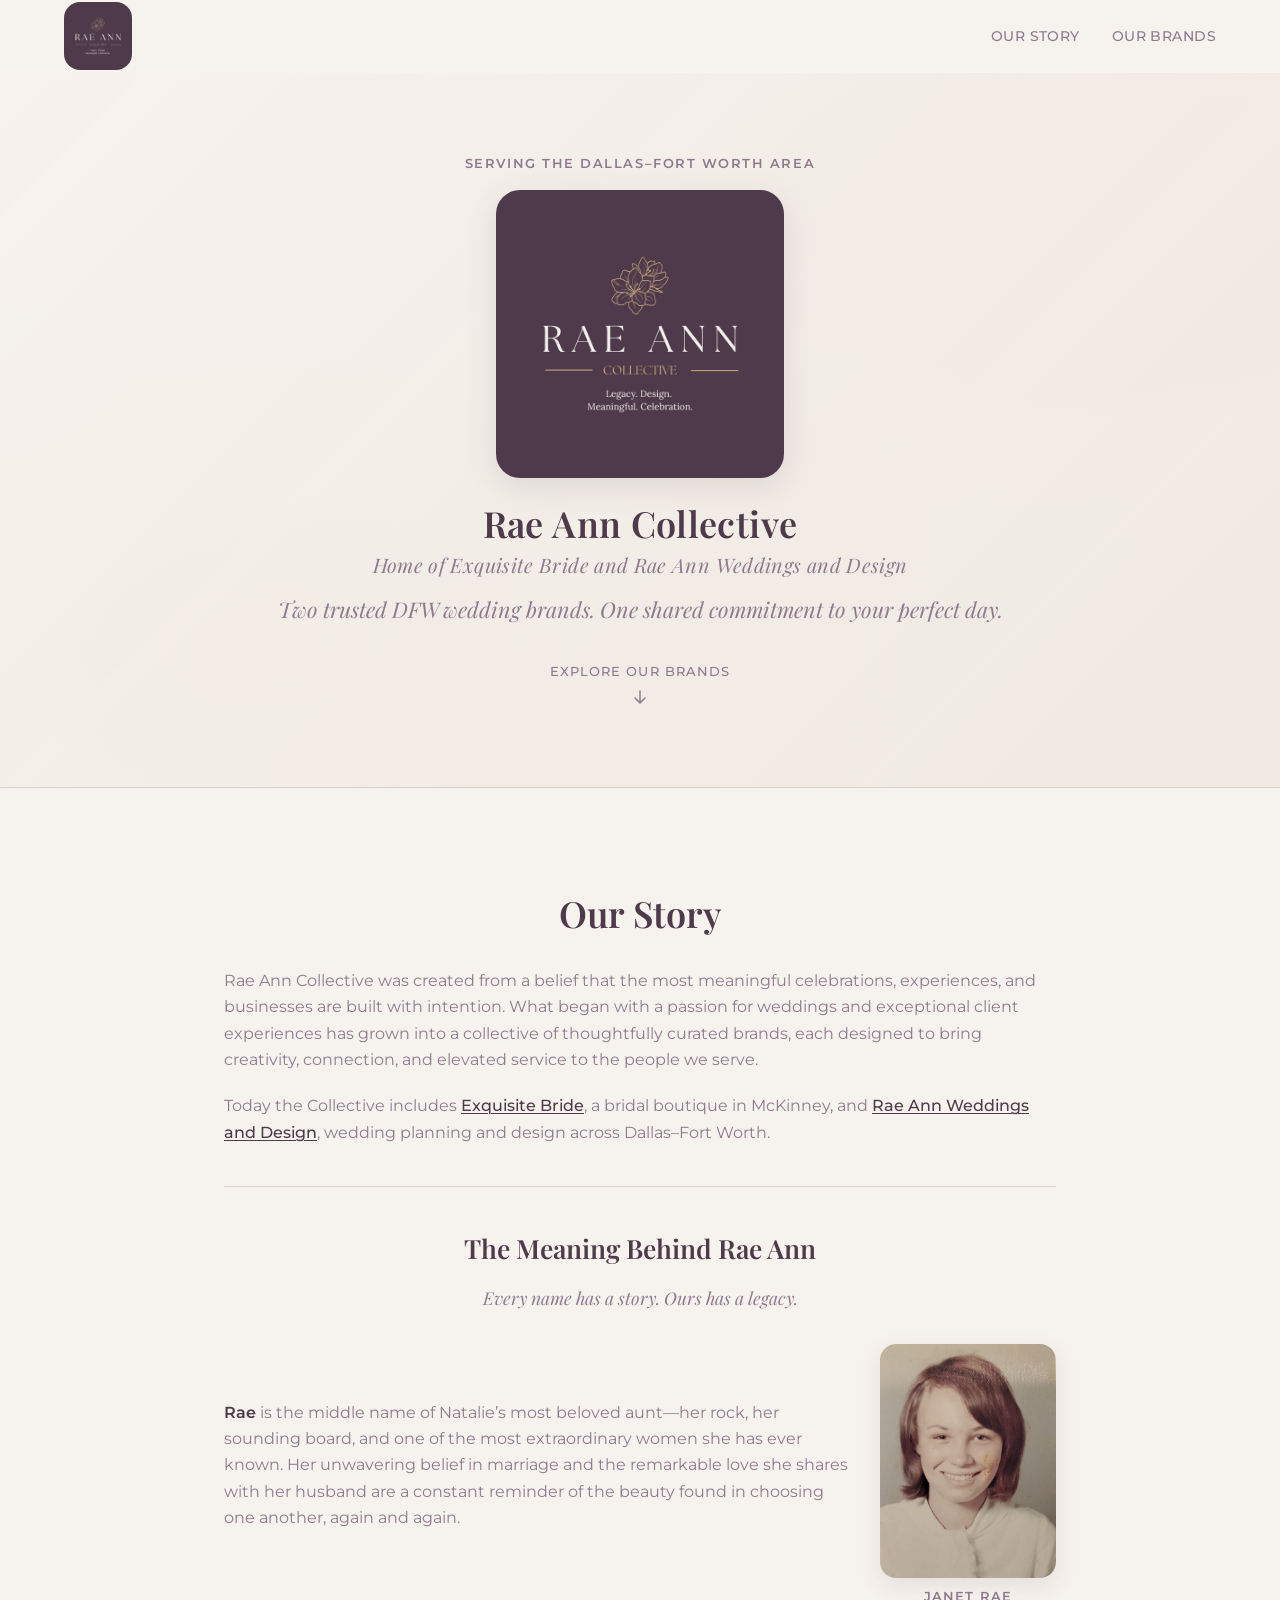
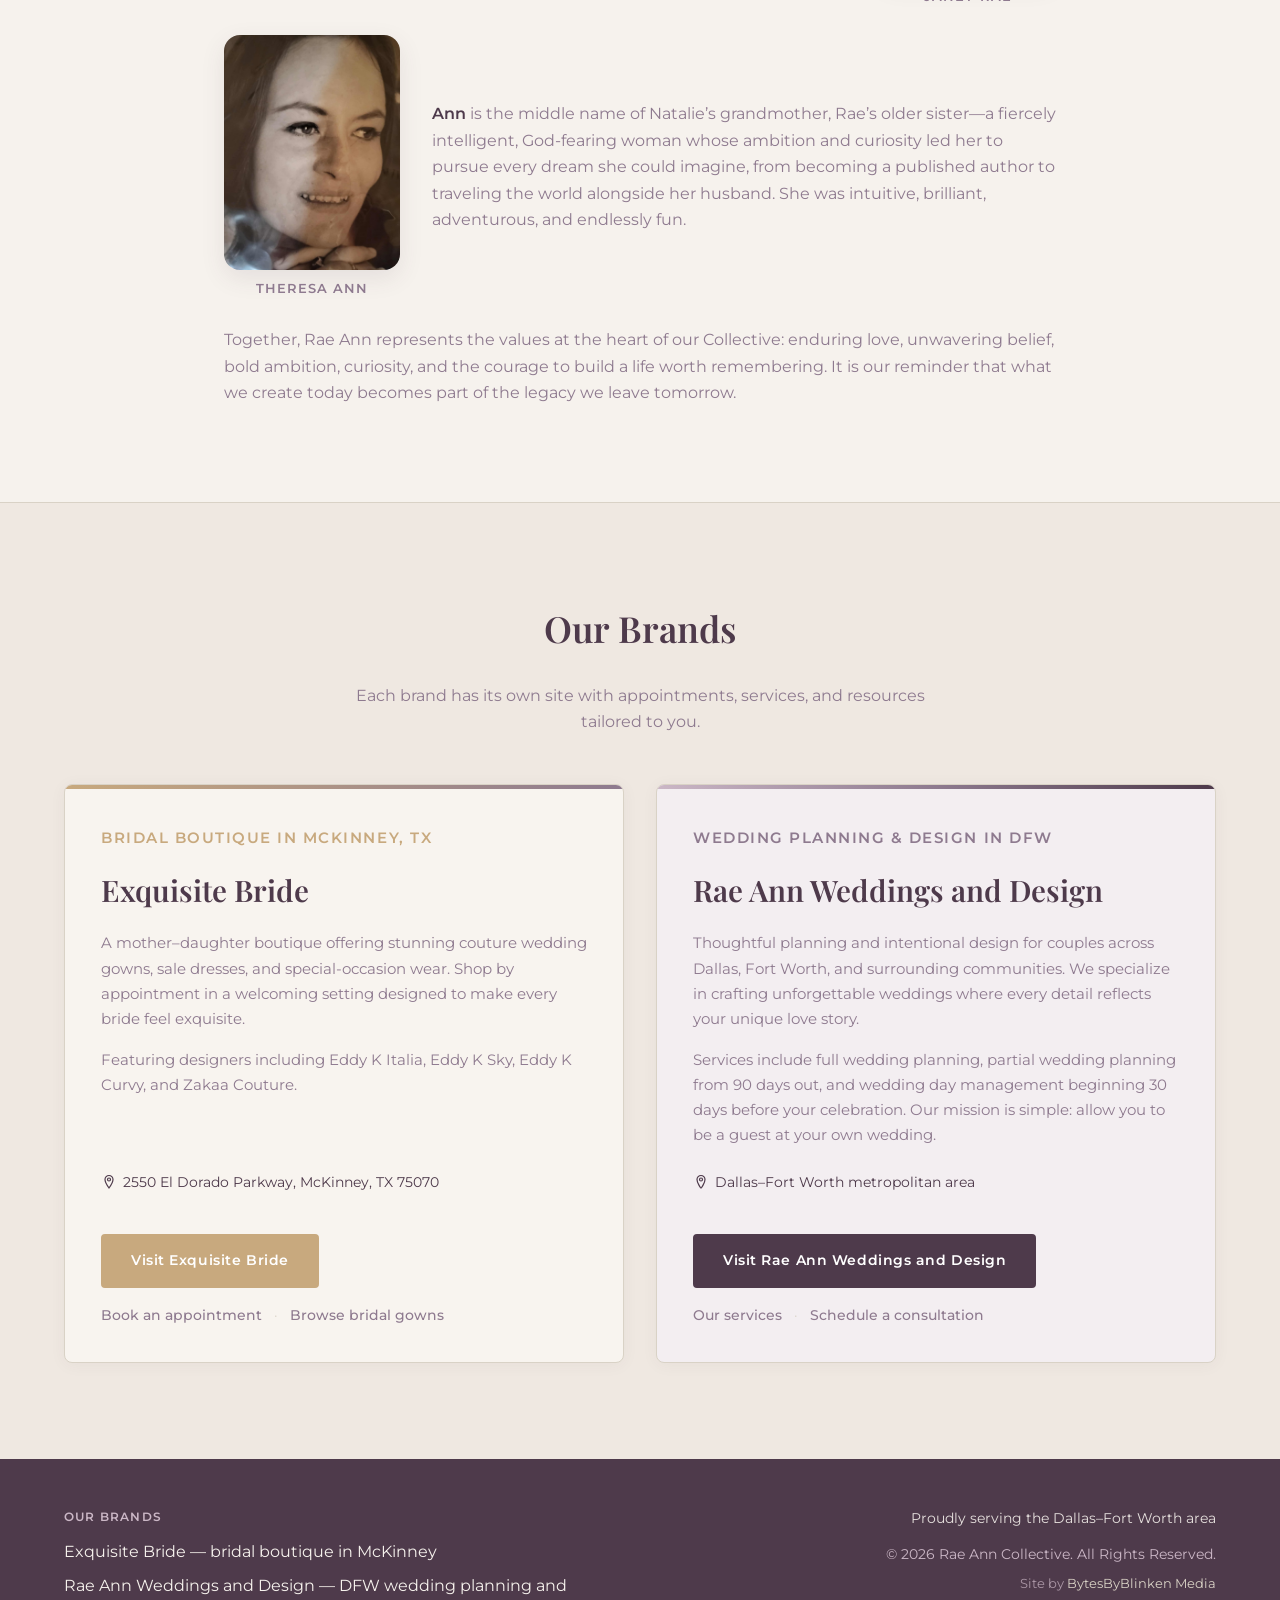
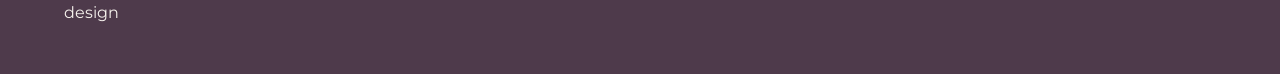
<file: index.html>
<!DOCTYPE html>
<html lang="en">
<head>
    <meta charset="UTF-8">
    <meta name="viewport" content="width=device-width, initial-scale=1.0">
    <meta name="description" content="Rae Ann Collective is the DFW family behind Exquisite Bride, a McKinney bridal boutique, and Rae Ann Weddings and Design wedding planning.">
    <meta name="author" content="Rae Ann Collective">
    <meta name="robots" content="index, follow, max-image-preview:large">

    <link rel="canonical" href="https://www.raeanncollective.com/">

    <link rel="icon" type="image/svg+xml" href="/favicon.svg">
    <link rel="apple-touch-icon" href="assets/Rae%20Ann%20Logo%20Suite%20-%203.png">

    <meta property="og:type" content="website">
    <meta property="og:url" content="https://www.raeanncollective.com/">
    <meta property="og:title" content="Rae Ann Collective | Exquisite Bride &amp; Rae Ann Weddings">
    <meta property="og:description" content="Rae Ann Collective is the DFW family behind Exquisite Bride and Rae Ann Weddings and Design.">
    <meta property="og:image" content="https://www.raeanncollective.com/assets/Rae%20Ann%20Logo%20Suite%20-%203.png">
    <meta property="og:site_name" content="Rae Ann Collective">
    <meta property="og:locale" content="en_US">

    <meta name="twitter:card" content="summary">
    <meta name="twitter:title" content="Rae Ann Collective | Exquisite Bride &amp; Rae Ann Weddings">
    <meta name="twitter:description" content="Rae Ann Collective is the DFW family behind Exquisite Bride and Rae Ann Weddings and Design.">
    <meta name="twitter:image" content="https://www.raeanncollective.com/assets/Rae%20Ann%20Logo%20Suite%20-%203.png">

    <title>Rae Ann Collective | Exquisite Bride &amp; Rae Ann Weddings</title>

    <link rel="preconnect" href="https://fonts.googleapis.com">
    <link rel="preconnect" href="https://fonts.gstatic.com" crossorigin>
    <link href="https://fonts.googleapis.com/css2?family=Montserrat:wght@400;500;600&family=Playfair+Display:ital,wght@0,400;0,600;0,700;1,400&display=swap" rel="stylesheet">

    <link rel="stylesheet" href="styles.css">

    <script type="application/ld+json">
    {
        "@context": "https://schema.org",
        "@type": "Organization",
        "@id": "https://www.raeanncollective.com/#organization",
        "name": "Rae Ann Collective",
        "url": "https://www.raeanncollective.com/",
        "logo": "https://www.raeanncollective.com/assets/Rae%20Ann%20Logo%20Suite%20-%203.png",
        "description": "Umbrella brand connecting Exquisite Bride, a bridal boutique in McKinney, Texas, and Rae Ann Weddings and Design, wedding planning and design serving the Dallas–Fort Worth area.",
        "areaServed": {
            "@type": "AdministrativeArea",
            "name": "Dallas–Fort Worth metropolitan area"
        },
        "subOrganization": [
            {
                "@type": "LocalBusiness",
                "@id": "https://exquisite-brides.com/#organization",
                "name": "Exquisite Bride",
                "url": "https://exquisite-brides.com/",
                "sameAs": "https://exquisite-brides.com/",
                "parentOrganization": {
                    "@id": "https://www.raeanncollective.com/#organization"
                },
                "description": "Bridal boutique in McKinney, Texas featuring couture wedding gown designers.",
                "address": {
                    "@type": "PostalAddress",
                    "streetAddress": "2550 Eldorado Parkway",
                    "addressLocality": "McKinney",
                    "addressRegion": "TX",
                    "postalCode": "75070",
                    "addressCountry": "US"
                }
            },
            {
                "@type": "LocalBusiness",
                "@id": "https://www.raeannweddings.com/#organization",
                "name": "Rae Ann Weddings and Design",
                "url": "https://www.raeannweddings.com/",
                "sameAs": "https://www.raeannweddings.com/",
                "parentOrganization": {
                    "@id": "https://www.raeanncollective.com/#organization"
                },
                "description": "Wedding planning and design throughout the Dallas–Fort Worth area, including full wedding planning, partial wedding planning, and wedding day management.",
                "areaServed": {
                    "@type": "AdministrativeArea",
                    "name": "Dallas–Fort Worth metropolitan area"
                }
            }
        ]
    }
    </script>
</head>
<body>
    <a class="skip-link" href="#main-content">Skip to main content</a>

    <header class="site-header" id="site-header">
        <div class="container header-inner">
            <a class="logo-link" href="/" aria-label="Rae Ann Collective home">
                <img
                    class="site-logo"
                    src="assets/Rae%20Ann%20Logo%20Suite%20-%203.png"
                    alt="Rae Ann Collective"
                    width="120"
                    height="120"
                    decoding="async"
                >
            </a>
            <nav class="site-nav" aria-label="Page sections">
                <ul>
                    <li><a href="#our-story">Our Story</a></li>
                    <li><a href="#our-brands">Our Brands</a></li>
                </ul>
            </nav>
        </div>
    </header>

    <main id="main-content">
        <section class="hero" aria-labelledby="hero-heading">
            <div class="hero-overlay" aria-hidden="true"></div>
            <div class="container hero-content">
                <p class="hero-eyebrow">Serving the Dallas&ndash;Fort Worth area</p>
                <img
                    class="hero-logo"
                    src="assets/Rae%20Ann%20Logo%20Suite%20-%203.png"
                    alt=""
                    width="320"
                    height="320"
                    decoding="async"
                >
                <h1 id="hero-heading">
                    Rae Ann Collective
                    <span class="hero-heading-brands">Home of Exquisite Bride and Rae Ann Weddings and Design</span>
                </h1>
                <p class="hero-subhead">Two trusted DFW wedding brands. One shared commitment to your perfect day.</p>
                <a class="scroll-cue" href="#our-brands" aria-label="Scroll to our brands">
                    <span>Explore our brands</span>
                    <svg width="20" height="20" viewBox="0 0 20 20" fill="none" aria-hidden="true">
                        <path d="M10 4v10M5 11l5 5 5-5" stroke="currentColor" stroke-width="1.5" stroke-linecap="round" stroke-linejoin="round"/>
                    </svg>
                </a>
            </div>
        </section>

        <section class="story section" id="our-story" aria-labelledby="story-heading">
            <div class="container story-inner">
                <h2 id="story-heading">Our Story</h2>
                <div class="story-content">
                    <p>
                        Rae Ann Collective was created from a belief that the most meaningful celebrations, experiences, and businesses are built with intention. What began with a passion for weddings and exceptional client experiences has grown into a collective of thoughtfully curated brands, each designed to bring creativity, connection, and elevated service to the people we serve.
                    </p>
                    <p>
                        Today the Collective includes
                        <a href="https://exquisite-brides.com/" target="_blank" rel="noopener noreferrer">Exquisite Bride</a>,
                        a bridal boutique in McKinney, and
                        <a href="https://www.raeannweddings.com/" target="_blank" rel="noopener noreferrer">Rae Ann Weddings and Design</a>,
                        wedding planning and design across Dallas&ndash;Fort Worth.
                    </p>

                    <div class="story-meaning" aria-labelledby="meaning-heading">
                        <header class="story-meaning-header">
                            <h3 id="meaning-heading">The Meaning Behind Rae Ann</h3>
                            <p class="story-tagline">Every name has a story. Ours has a legacy.</p>
                        </header>

                        <div class="story-meaning-row">
                            <p>
                                <strong>Rae</strong> is the middle name of Natalie&rsquo;s most beloved aunt&mdash;her rock, her sounding board, and one of the most extraordinary women she has ever known. Her unwavering belief in marriage and the remarkable love she shares with her husband are a constant reminder of the beauty found in choosing one another, again and again.
                            </p>
                            <figure class="story-photo">
                                <img
                                    src="assets/Rae.jpg"
                                    alt="Portrait of Janet Rae, Natalie Hall's beloved aunt, whose middle name inspired the Rae in Rae Ann Collective"
                                    width="600"
                                    height="800"
                                    loading="lazy"
                                    decoding="async"
                                >
                                <figcaption>Janet Rae</figcaption>
                            </figure>
                        </div>

                        <div class="story-meaning-row story-meaning-row--photo-left">
                            <figure class="story-photo">
                                <img
                                    src="assets/Ann.jpg"
                                    alt="Portrait of Theresa Ann, Natalie Hall's grandmother, whose middle name inspired the Ann in Rae Ann Collective"
                                    width="600"
                                    height="800"
                                    loading="lazy"
                                    decoding="async"
                                >
                                <figcaption>Theresa Ann</figcaption>
                            </figure>
                            <p>
                                <strong>Ann</strong> is the middle name of Natalie&rsquo;s grandmother, Rae&rsquo;s older sister&mdash;a fiercely intelligent, God-fearing woman whose ambition and curiosity led her to pursue every dream she could imagine, from becoming a published author to traveling the world alongside her husband. She was intuitive, brilliant, adventurous, and endlessly fun.
                            </p>
                        </div>

                        <p class="story-meaning-closing">
                            Together, Rae Ann represents the values at the heart of our Collective: enduring love, unwavering belief, bold ambition, curiosity, and the courage to build a life worth remembering. It is our reminder that what we create today becomes part of the legacy we leave tomorrow.
                        </p>
                    </div>

                    
                </div>
            </div>
        </section>

        <section class="brands section" id="our-brands" aria-labelledby="brands-heading">
            <div class="container">
                <header class="brands-header">
                    <h2 id="brands-heading">Our Brands</h2>
                    <p>Each brand has its own site with appointments, services, and resources tailored to you.</p>
                </header>

                <div class="brand-grid">
                    <article class="brand-card brand-card--exquisite" aria-labelledby="exquisite-heading">
                        <div class="brand-card-accent" aria-hidden="true"></div>
                        <div class="brand-card-body">
                            <p class="brand-descriptor">Bridal boutique in McKinney, TX</p>
                            <h3 id="exquisite-heading">Exquisite Bride</h3>
                            <p>
                                A mother&ndash;daughter boutique offering stunning couture wedding gowns, sale dresses, and special-occasion wear. Shop by appointment in a welcoming setting designed to make every bride feel exquisite.
                            </p>
                            <p>
                                Featuring designers including Eddy K Italia, Eddy K Sky, Eddy K Curvy, and Zakaa Couture.
                            </p>
                            <p class="brand-location">
                                <svg class="icon-inline" width="16" height="16" viewBox="0 0 16 16" fill="none" aria-hidden="true">
                                    <path d="M8 1.5a4 4 0 0 0-4 4c0 3 4 8.5 4 8.5s4-5.5 4-8.5a4 4 0 0 0-4-4Z" stroke="currentColor" stroke-width="1.2"/>
                                    <circle cx="8" cy="5.5" r="1.5" stroke="currentColor" stroke-width="1.2"/>
                                </svg>
                                2550 El Dorado Parkway, McKinney, TX 75070
                            </p>
                            <div class="brand-actions">
                                <a class="btn btn--primary btn--eb" href="https://exquisite-brides.com/" target="_blank" rel="noopener noreferrer">Visit Exquisite Bride</a>
                                <div class="brand-secondary-links">
                                    <a href="https://exquisite-brides.com/appointments" target="_blank" rel="noopener noreferrer">Book an appointment</a>
                                    <span class="link-divider" aria-hidden="true">&middot;</span>
                                    <a href="https://exquisite-brides.com/our-designers" target="_blank" rel="noopener noreferrer">Browse bridal gowns</a>
                                </div>
                            </div>
                        </div>
                    </article>

                    <article class="brand-card brand-card--raeann" aria-labelledby="raeann-heading">
                        <div class="brand-card-accent" aria-hidden="true"></div>
                        <div class="brand-card-body">
                            <p class="brand-descriptor">Wedding planning &amp; design in DFW</p>
                            <h3 id="raeann-heading">Rae Ann Weddings and Design</h3>
                            <p>
                                Thoughtful planning and intentional design for couples across Dallas, Fort Worth, and surrounding communities. We specialize in crafting unforgettable weddings where every detail reflects your unique love story.
                            </p>
                            <p>
                                Services include full wedding planning, partial wedding planning from 90 days out, and wedding day management beginning 30 days before your celebration. Our mission is simple: allow you to be a guest at your own wedding.
                            </p>
                            <p class="brand-location">
                                <svg class="icon-inline" width="16" height="16" viewBox="0 0 16 16" fill="none" aria-hidden="true">
                                    <path d="M8 1.5a4 4 0 0 0-4 4c0 3 3.5 8.5 4 8.5s4-5.5 4-8.5a4 4 0 0 0-4-4Z" stroke="currentColor" stroke-width="1.2"/>
                                    <circle cx="8" cy="5.5" r="1.5" stroke="currentColor" stroke-width="1.2"/>
                                </svg>
                                Dallas&ndash;Fort Worth metropolitan area
                            </p>
                            <div class="brand-actions">
                                <a class="btn btn--primary btn--raw" href="https://www.raeannweddings.com/" target="_blank" rel="noopener noreferrer">Visit Rae Ann Weddings and Design</a>
                                <div class="brand-secondary-links">
                                    <a href="https://www.raeannweddings.com/wedding-services.html" target="_blank" rel="noopener noreferrer">Our services</a>
                                    <span class="link-divider" aria-hidden="true">&middot;</span>
                                    <a href="https://www.raeannweddings.com/contact-us.html" target="_blank" rel="noopener noreferrer">Schedule a consultation</a>
                                </div>
                            </div>
                        </div>
                    </article>
                </div>
            </div>
        </section>
    </main>

    <footer class="site-footer">
        <div class="container footer-inner">
            <div class="footer-brands">
                <p class="footer-label">Our brands</p>
                <ul>
                    <li><a href="https://exquisite-brides.com/" target="_blank" rel="noopener noreferrer">Exquisite Bride &mdash; bridal boutique in McKinney</a></li>
                    <li><a href="https://www.raeannweddings.com/" target="_blank" rel="noopener noreferrer">Rae Ann Weddings and Design &mdash; DFW wedding planning and design</a></li>
                </ul>
            </div>
            <div class="footer-meta">
                <p class="footer-area">Proudly serving the Dallas&ndash;Fort Worth area</p>
                <p class="footer-copy">&copy; 2026 Rae Ann Collective. All Rights Reserved.</p>
                <p class="footer-credit">Site by <a href="https://builtbyblinken.com/" target="_blank" rel="noopener noreferrer">BytesByBlinken Media</a></p>
            </div>
        </div>
    </footer>

    <script src="script.js"></script>
</body>
</html>
</file>
<file: styles.css>
/* Rae Ann Collective — Single Page Directory */

:root {
    /* Rae Ann Collective official palette */
    --collective-plum: #4e3a4b;
    --collective-dusty-purple: #8e7a8f;
    --collective-lilac: #cbb7c6;
    --collective-cream: #f6f2ed;
    --collective-sand: #d9d2c6;
    --collective-champagne: #c8a97e;

    --color-bg: var(--collective-cream);
    --color-bg-alt: #efe8e1;
    --color-text: var(--collective-plum);
    --color-text-muted: var(--collective-dusty-purple);
    --color-divider: var(--collective-sand);
    --color-accent: var(--collective-champagne);
    --color-accent-secondary: var(--collective-dusty-purple);

    --eb-gold: var(--collective-champagne);
    --eb-taupe: var(--collective-dusty-purple);
    --eb-beige: var(--collective-sand);
    --eb-bg: #f8f4ef;

    /* Rae Ann Weddings — same official palette as Collective */
    --raw-primary: var(--collective-dusty-purple);
    --raw-secondary: var(--collective-lilac);
    --raw-dark: var(--collective-plum);
    --raw-accent: var(--collective-champagne);
    --raw-bg: #f3eef1;

    --font-heading: 'Playfair Display', Georgia, 'Times New Roman', serif;
    --font-body: 'Montserrat', system-ui, -apple-system, sans-serif;

    --container-max: 72rem;
    --section-padding: clamp(3.5rem, 8vw, 6rem);
    --header-height: 4.5rem;

    --focus-ring: 2px solid var(--collective-plum);
    --focus-offset: 3px;
    --transition: 0.2s ease;
}

*,
*::before,
*::after {
    box-sizing: border-box;
}

html {
    scroll-behavior: smooth;
}

body {
    margin: 0;
    font-family: var(--font-body);
    font-size: 1rem;
    line-height: 1.65;
    color: var(--color-text);
    background-color: var(--color-bg);
}

img {
    max-width: 100%;
    height: auto;
    display: block;
}

a {
    color: var(--color-accent);
    text-decoration-thickness: 1px;
    text-underline-offset: 0.15em;
    transition: color var(--transition);
}

a:hover {
    color: var(--color-text);
}

:focus {
    outline: none;
}

:focus-visible {
    outline: var(--focus-ring);
    outline-offset: var(--focus-offset);
}

.container {
    width: min(100% - 2rem, var(--container-max));
    margin-inline: auto;
}

/* Skip link */
.skip-link {
    position: absolute;
    top: -100%;
    left: 1rem;
    z-index: 1000;
    padding: 0.75rem 1.25rem;
    background: var(--color-text);
    color: #fff;
    text-decoration: none;
    font-weight: 600;
    border-radius: 0 0 0.25rem 0.25rem;
}

.skip-link:focus {
    top: 0;
}

/* Header */
.site-header {
    position: sticky;
    top: 0;
    z-index: 100;
    background: rgba(246, 242, 237, 0.92);
    backdrop-filter: blur(8px);
    border-bottom: 1px solid transparent;
    transition: border-color var(--transition), box-shadow var(--transition);
}

.site-header.is-scrolled {
    border-bottom-color: var(--color-divider);
    box-shadow: 0 1px 12px rgba(78, 58, 75, 0.08);
}

.header-inner {
    display: flex;
    align-items: center;
    justify-content: space-between;
    min-height: var(--header-height);
    gap: 1rem;
}

.wordmark {
    font-family: var(--font-heading);
    font-size: clamp(1.15rem, 2.5vw, 1.4rem);
    font-weight: 600;
    color: var(--color-text);
    text-decoration: none;
    letter-spacing: 0.02em;
}

.logo-link {
    display: inline-flex;
    align-items: center;
    flex-shrink: 0;
    text-decoration: none;
    line-height: 0;
}

.logo-link:focus-visible {
    outline-offset: 4px;
    border-radius: 1rem;
}

.site-logo {
    display: block;
    width: auto;
    height: clamp(3.25rem, 10vw, 4.25rem);
    border-radius: 1rem;
}

.visually-hidden {
    position: absolute;
    width: 1px;
    height: 1px;
    padding: 0;
    margin: -1px;
    overflow: hidden;
    clip: rect(0, 0, 0, 0);
    white-space: nowrap;
    border: 0;
}

.wordmark:hover {
    color: var(--color-accent-secondary);
}

.site-nav ul {
    display: flex;
    gap: clamp(1rem, 3vw, 2rem);
    margin: 0;
    padding: 0;
    list-style: none;
}

.site-nav a {
    color: var(--color-text-muted);
    text-decoration: none;
    font-size: 0.9rem;
    font-weight: 500;
    letter-spacing: 0.03em;
    text-transform: uppercase;
}

.site-nav a:hover {
    color: var(--color-text);
}

/* Hero */
.hero {
    position: relative;
    min-height: clamp(22rem, 55vh, 32rem);
    display: flex;
    align-items: center;
    background:
        linear-gradient(135deg, rgba(246, 242, 237, 0.95) 0%, rgba(239, 232, 225, 0.92) 100%),
        radial-gradient(ellipse at 20% 80%, rgba(200, 169, 126, 0.22) 0%, transparent 50%),
        radial-gradient(ellipse at 80% 20%, rgba(203, 183, 198, 0.28) 0%, transparent 50%);
    border-bottom: 1px solid var(--color-divider);
}

.hero-content {
    position: relative;
    z-index: 1;
    padding-block: clamp(3rem, 10vw, 5rem);
    text-align: center;
    max-width: 46rem;
}

.hero-logo {
    display: block;
    width: min(100%, 18rem);
    height: auto;
    margin: 0 auto 1.5rem;
    border-radius: 1.5rem;
    box-shadow: 0 8px 32px rgba(78, 58, 75, 0.12);
}

.hero-eyebrow {
    margin: 0 0 1rem;
    font-size: 0.8rem;
    font-weight: 600;
    letter-spacing: 0.12em;
    text-transform: uppercase;
    color: var(--color-accent-secondary);
}

.hero h1 {
    margin: 0 0 1rem;
    font-family: var(--font-heading);
    font-size: clamp(1.75rem, 4vw, 2.25rem);
    font-weight: 600;
    line-height: 1.2;
    letter-spacing: 0.01em;
}

.hero-heading-brands {
    display: block;
    margin-top: 0.5rem;
    font-size: clamp(1.05rem, 2.2vw, 1.25rem);
    font-weight: 400;
    font-style: italic;
    color: var(--color-text-muted);
}

.hero-subhead {
    margin: 0 0 2rem;
    font-family: var(--font-heading);
    font-size: clamp(1.1rem, 2.5vw, 1.35rem);
    font-weight: 400;
    font-style: italic;
    line-height: 1.5;
    color: var(--color-text-muted);
}

.scroll-cue {
    display: inline-flex;
    flex-direction: column;
    align-items: center;
    gap: 0.35rem;
    color: var(--color-text-muted);
    text-decoration: none;
    font-size: 0.8rem;
    font-weight: 500;
    letter-spacing: 0.08em;
    text-transform: uppercase;
    transition: color var(--transition), transform var(--transition);
}

.scroll-cue:hover {
    color: var(--color-text);
    transform: translateY(2px);
}

.scroll-cue svg {
    animation: bounce 2s ease-in-out infinite;
}

@keyframes bounce {
    0%, 100% { transform: translateY(0); }
    50% { transform: translateY(4px); }
}

/* Sections */
.section {
    padding-block: var(--section-padding);
}

.story {
    background: var(--color-bg);
}

.story-inner {
    max-width: 52rem;
    margin-inline: auto;
    text-align: center;
}

.story-meaning {
    margin-top: 2.5rem;
    padding-top: 2.5rem;
    border-top: 1px solid var(--color-divider);
}

.story-meaning-header {
    text-align: center;
    margin-bottom: 2rem;
}

.story-meaning h3 {
    margin: 0 0 0.75rem;
    font-family: var(--font-heading);
    font-size: clamp(1.35rem, 3vw, 1.65rem);
    font-weight: 600;
    color: var(--color-text);
}

.story-tagline {
    margin: 0 !important;
    font-family: var(--font-heading);
    font-size: 1.1rem;
    font-style: italic;
    color: var(--color-accent-secondary) !important;
}

.story-meaning-row {
    display: flex;
    flex-direction: column;
    gap: 1.25rem;
    align-items: stretch;
    margin-bottom: 1.75rem;
    text-align: left;
}

.story-meaning-row p {
    margin: 0;
    color: var(--color-text-muted);
    width: 100%;
}

.story-meaning-row p strong {
    color: var(--color-text);
    font-weight: 600;
}

.story-meaning-row--photo-left p {
    order: -1;
}

.story-meaning-closing {
    margin: 0;
    color: var(--color-text-muted);
    text-align: left;
}

.story-photo {
    margin: 0;
    width: 100%;
    max-width: 11rem;
    margin-inline: auto;
    flex-shrink: 0;
}

.story-photo figcaption {
    margin-top: 0.5rem;
    font-size: 0.8rem;
    font-weight: 600;
    letter-spacing: 0.08em;
    text-transform: uppercase;
    text-align: center;
    color: var(--color-accent-secondary);
}

.story-photo img {
    width: 100%;
    height: auto;
    border-radius: 1rem;
    box-shadow: 0 8px 24px rgba(78, 58, 75, 0.1);
    object-fit: cover;
    aspect-ratio: 3 / 4;
}

@media (min-width: 768px) {
    .story-meaning-row {
        flex-direction: row;
        align-items: center;
        gap: 2rem;
    }

    .story-meaning-row--photo-left p {
        order: 0;
    }

    .story-meaning-row p {
        flex: 1;
        min-width: 0;
    }

    .story-photo {
        flex: 0 0 11rem;
        width: 11rem;
        max-width: none;
        margin-inline: 0;
    }
}

.story h2,
.brands-header h2 {
    margin: 0 0 1.5rem;
    font-family: var(--font-heading);
    font-size: clamp(1.75rem, 4vw, 2.25rem);
    font-weight: 600;
}

.story-content {
    text-align: left;
}

.story-content p {
    margin: 0 0 1.25rem;
    color: var(--color-text-muted);
}

.story-content p:last-child {
    margin-bottom: 0;
}

.story-content a {
    color: var(--color-text);
    font-weight: 500;
}

.story-content a:hover {
    color: var(--color-accent);
}

/* Brands */
.brands {
    background: var(--color-bg-alt);
    border-top: 1px solid var(--color-divider);
}

.brands-header {
    text-align: center;
    max-width: 36rem;
    margin: 0 auto 3rem;
}

.brands-header p {
    margin: 0;
    color: var(--color-text-muted);
}

.brand-grid {
    display: grid;
    grid-template-columns: repeat(2, 1fr);
    gap: 2rem;
    align-items: stretch;
}

.brand-card {
    position: relative;
    display: flex;
    flex-direction: column;
    border-radius: 0.5rem;
    overflow: hidden;
    border: 1px solid var(--color-divider);
    box-shadow: 0 2px 16px rgba(78, 58, 75, 0.05);
    transition: box-shadow var(--transition), transform var(--transition);
}

.brand-card:hover {
    box-shadow: 0 8px 32px rgba(78, 58, 75, 0.1);
    transform: translateY(-2px);
}

.brand-card-accent {
    height: 4px;
    flex-shrink: 0;
}

.brand-card--exquisite .brand-card-accent {
    background: linear-gradient(90deg, var(--eb-gold), var(--eb-taupe));
}

.brand-card--raeann .brand-card-accent {
    background: linear-gradient(90deg, var(--raw-secondary), var(--raw-primary), var(--raw-dark));
}

.brand-card--exquisite {
    background: var(--eb-bg);
}

.brand-card--raeann {
    background: var(--raw-bg);
}

.brand-card-body {
    padding: clamp(1.5rem, 4vw, 2.25rem);
    flex: 1;
    display: flex;
    flex-direction: column;
}

.brand-descriptor {
    margin: 0 0 0.5rem;
    font-size: 0.75rem;
    font-weight: 600;
    letter-spacing: 0.1em;
    text-transform: uppercase;
}

.brand-card--exquisite .brand-descriptor {
    color: var(--eb-gold);
}

.brand-card--raeann .brand-descriptor {
    color: var(--raw-primary);
}

.brand-card h3 {
    margin: 0 0 1rem;
    font-family: var(--font-heading);
    font-size: clamp(1.5rem, 3vw, 1.85rem);
    font-weight: 600;
}

.brand-card-body > p {
    margin: 0 0 1rem;
    color: var(--color-text-muted);
    font-size: 0.95rem;
}

.brand-location {
    display: flex;
    align-items: flex-start;
    gap: 0.4rem;
    margin-top: auto !important;
    padding-top: 0.5rem;
    font-size: 0.85rem !important;
    color: var(--color-text) !important;
}

.icon-inline {
    flex-shrink: 0;
    margin-top: 0.15rem;
}

.brand-actions {
    margin-top: 1.5rem;
}

/* Buttons */
.btn {
    display: inline-block;
    padding: 0.85rem 1.75rem;
    font-family: var(--font-body);
    font-size: 0.875rem;
    font-weight: 600;
    letter-spacing: 0.04em;
    text-decoration: none;
    text-align: center;
    border-radius: 0.25rem;
    border: 2px solid transparent;
    transition: background var(--transition), color var(--transition), border-color var(--transition);
}

.btn--primary {
    color: #fff;
}

.btn--eb {
    background: var(--eb-gold);
    border-color: var(--eb-gold);
}

.btn--eb:hover {
    background: #b89565;
    border-color: #b89565;
    color: #fff;
}

.btn--raw {
    background: var(--raw-dark);
    border-color: var(--raw-dark);
}

.btn--raw:hover {
    background: var(--raw-primary);
    border-color: var(--raw-primary);
    color: #fff;
}

.brand-card--raeann .brand-secondary-links a:hover {
    color: var(--raw-dark);
}

.brand-secondary-links {
    margin-top: 1rem;
    font-size: 0.85rem;
}

.brand-secondary-links a {
    color: var(--color-text-muted);
    text-decoration: none;
    font-weight: 500;
}

.brand-secondary-links a:hover {
    color: var(--color-text);
    text-decoration: underline;
}

.link-divider {
    margin-inline: 0.5rem;
    color: var(--color-divider);
}

/* Footer */
.site-footer {
    background: var(--collective-plum);
    color: rgba(246, 242, 237, 0.9);
    padding-block: 3rem;
}

.footer-inner {
    display: grid;
    grid-template-columns: 1fr 1fr;
    gap: 2rem;
    align-items: start;
}

.footer-label {
    margin: 0 0 0.75rem;
    font-size: 0.75rem;
    font-weight: 600;
    letter-spacing: 0.1em;
    text-transform: uppercase;
    color: var(--collective-lilac);
}

.footer-brands ul {
    margin: 0;
    padding: 0;
    list-style: none;
}

.footer-brands li + li {
    margin-top: 0.5rem;
}

.footer-brands a {
    color: var(--collective-cream);
    text-decoration: none;
}

.footer-brands a:hover {
    color: var(--collective-champagne);
    text-decoration: underline;
}

.footer-meta {
    text-align: right;
}

.footer-area {
    margin: 0 0 0.75rem;
    font-size: 0.9rem;
}

.footer-copy {
    margin: 0 0 0.5rem;
    font-size: 0.85rem;
    color: var(--collective-lilac);
}

.footer-credit {
    margin: 0;
    font-size: 0.8rem;
    color: rgba(203, 183, 198, 0.75);
}

.footer-credit a {
    color: var(--collective-sand);
    text-decoration: none;
}

.footer-credit a:hover {
    color: var(--collective-cream);
}

/* Responsive */
@media (max-width: 768px) {
    .brand-grid {
        grid-template-columns: 1fr;
    }

    .footer-inner {
        grid-template-columns: 1fr;
    }

    .footer-meta {
        text-align: left;
    }

    .site-nav a {
        font-size: 0.8rem;
    }
}

@media (max-width: 480px) {
    .brand-secondary-links {
        display: flex;
        flex-direction: column;
        gap: 0.35rem;
    }

    .link-divider {
        display: none;
    }

    .btn {
        display: block;
        width: 100%;
    }
}

@media (prefers-reduced-motion: reduce) {
    html {
        scroll-behavior: auto;
    }

    .scroll-cue svg {
        animation: none;
    }

    .brand-card:hover {
        transform: none;
    }
}
</file>
